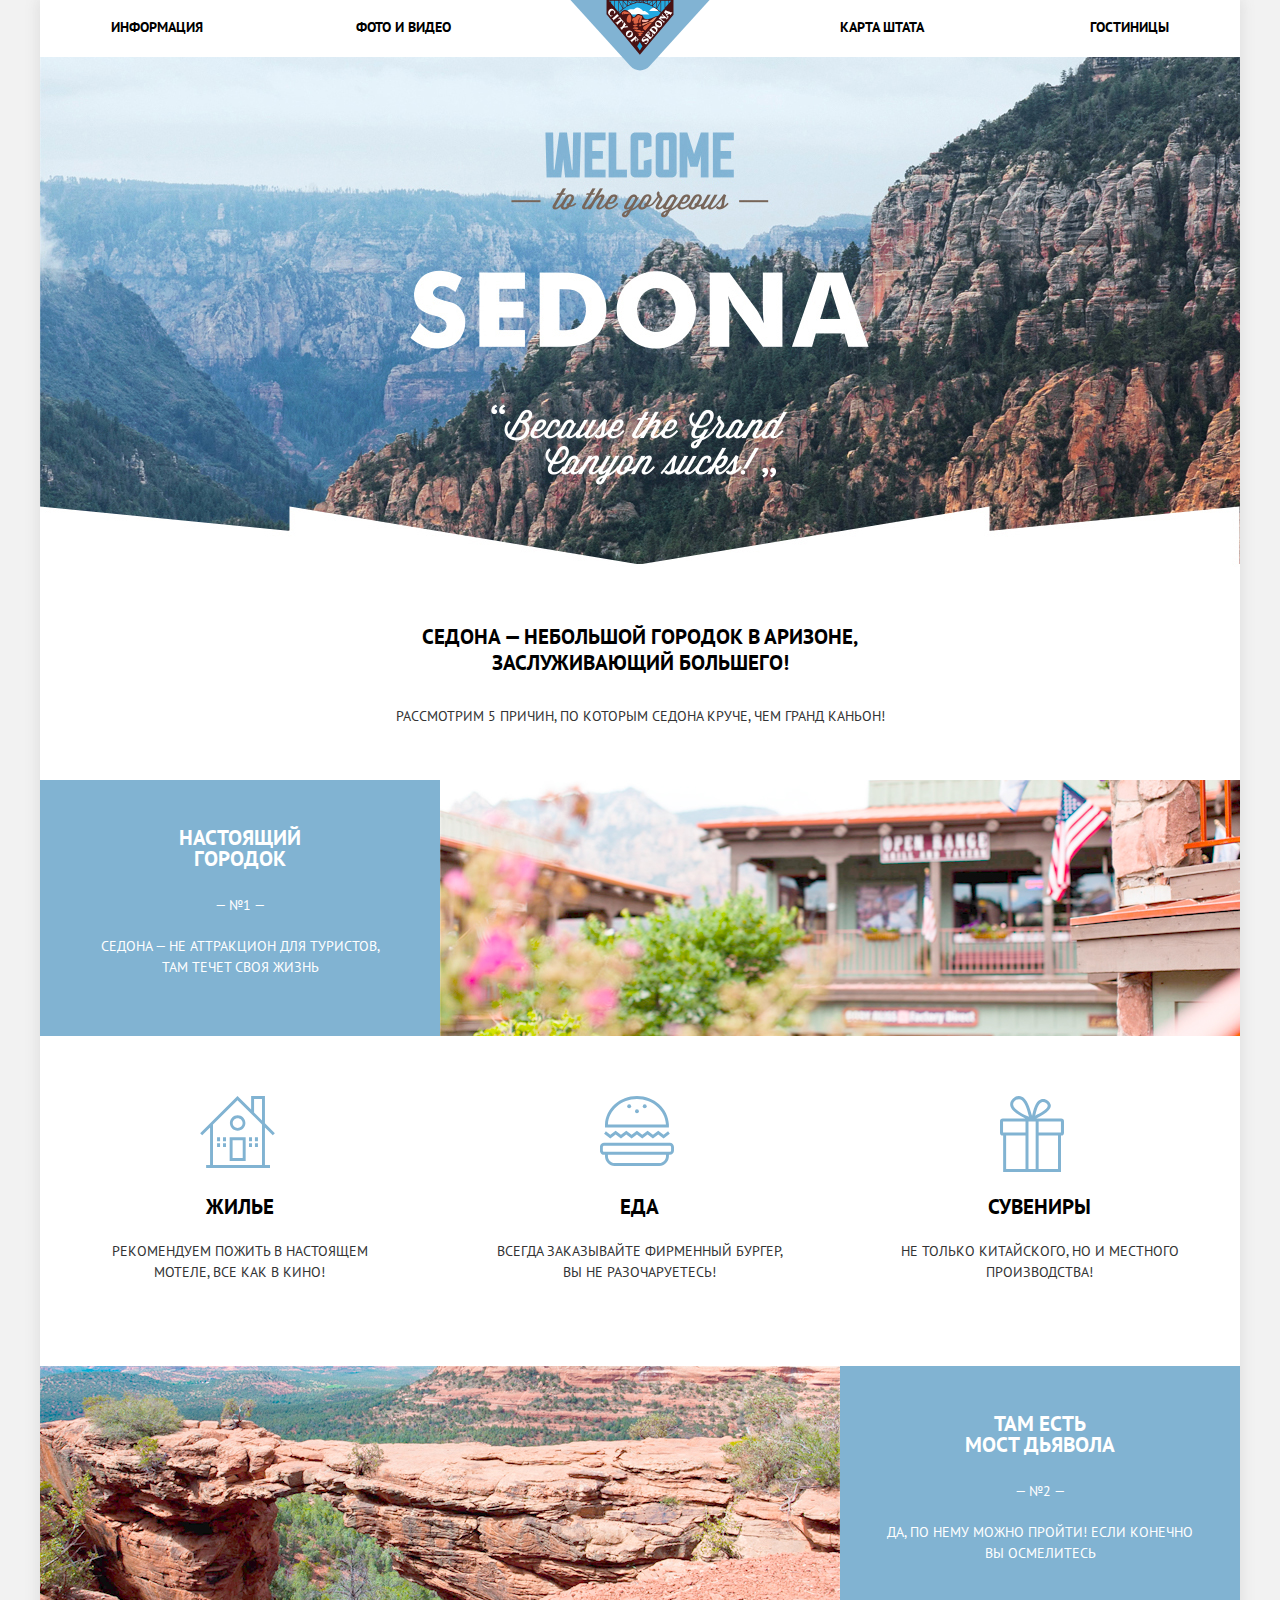
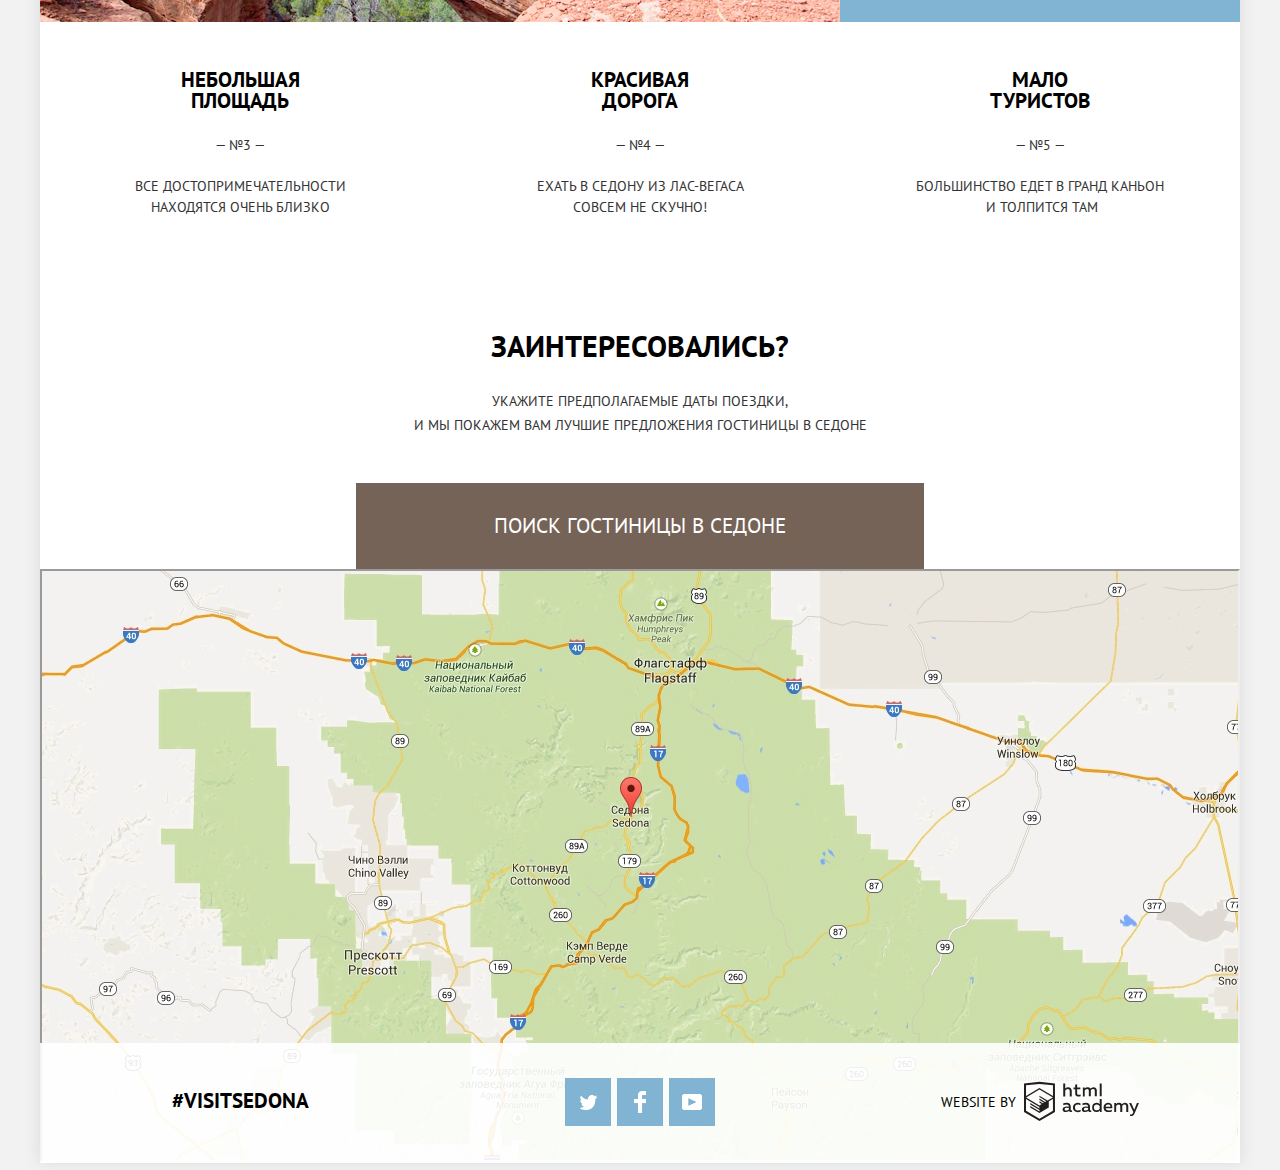
<file: index.html>
<!DOCTYPE html>
<html lang="ru">
<head>
  <meta charset="utf-8">
  <link href="https://fonts.googleapis.com/css?family=PT+Sans:400,700&amp;subset=cyrillic" rel="stylesheet">
  <link rel="stylesheet" type="text/css" href="css/normalize.css">
  <link rel="stylesheet" type="text/css" href="css/style.min.css">
  <title>HTML Academy: Седона</title>
</head>
<body>
  <div class="wrapper">
  <header>
    <nav>
      <div class="navigation">
        <div class="main-logo">
          <a><img src="img/svg-sedona/logo-sedona.svg" width="140"
            height="72" alt="Логотип"></a>
        </div>
        <ul class="navigation-info">
          <li>
          <a href="#" title="информация">информация</a>
          </li>
          <li>
            <a href="#" title="фото и видео">фото и видео</a>
          </li>
          <li>
            <a href="#" title="карта штата">карта штата</a>
          </li>
          <li>
            <a href="inner.html" title="гостиницы">гостиницы</a>
          </li>
        </ul>
        </div>
      </nav>
    </header>
      <main>
        <section class="welcome">
          <img src="img/welcome3.jpg" width="1200"
            height="510" alt="промо изображение">
        </section>
        <section class="main-info">
          <h1>Седона — небольшой городок в Аризоне, заслуживающий большего!</h1>
          <p>Рассмотрим 5 причин, по которым Седона круче, чем гранд каньон!</p>
        </section>
        <section class="realtown">
          <div class="town-text">
            <h2>настоящий городок</h2>
            <p>&#8212; №1 &#8212;</p>
            <p>седона — не аттракцион для туристов,</p>
            <p>там течет своя жизнь</p>
          </div>
          <div class="town-img">
            <img src="img/realtown.jpg" width="800"
              height="256" alt="настоящий городок">
          </div>
        </section>
        <div class="benefits1-main">
          <ul class="benefits1">
            <li class="benefits1-item benefits1-item-housing">
              <p class="benefits1-item-title"><b>Жилье</b></p>
              <p class="benefits1-description">Рекомендуем пожить в настоящем мотеле, все как в кино!</p>
            </li>
            <li class="benefits1-item benefits1-item-food">
              <p class="benefits1-item-title"><b>ЕДА</b></p>
              <p class="benefits1-description">Всегда заказывайте ФИРМЕННЫЙ БУРГЕР, Вы НЕ разочаруетесь!</p>
            </li>
            <li class="benefits1-item benefits1-item-souvenir">
              <p class="benefits1-item-title"><b>СУВЕНИРЫ</b></p>
              <p class="benefits1-description">Не только китайского, но и местного производства!</p>
            </li>
          </ul>
        </div>
        <section class="devil-bridge">
          <div class="town-img">
            <img src="img/devil-bridge.jpg" width="800"
              height="256" alt="мост дьявола">
          </div>
          <div class="town-text">
            <h2>Там есть <br> мост дьявола</h2>
            <p>&#8212; №2 &#8212;</p>
            <p>Да, по нему можно пройти! если конечно</p>
            <p>вы осмелитесь</p>
          </div>
        </section>
        <section class="benefits2">
          <ul class="benefits2-list">
            <li>
              <h2>Небольшая площадь</h2>
              <p>&#8212; №3 &#8212;</p>
              <p>Все достопримечательности находятся очень близко</p>
            </li>
            <li>
              <h2>Красивая дорога</h2>
              <p>&#8212; №4 &#8212;</p>
              <p>Ехать в седону из лас-вегаса совсем не скучно!</p>
            </li>
            <li>
              <h2>мало туристов</h2>
              <p>&#8212; №5 &#8212;</p>
              <p>Большинство едет в гранд каньон &#160;и толпится там</p>
            </li>
          </ul>
        </section>
        <section class="search-hotel">
            <strong>Заинтересовались?</strong>
            <p class="lift">
              Укажите предполагаемые даты поездки, <br>
              и мы покажем вам лучшие предложения гостиницы в седоне
            </p>
            <div class="form-search">
            <button class="button-search">Поиск гостиницы в седоне</button>
            <form class="popup-reserve" action="https://echo.htmlacademy.ru" name="reserve" method="post">
            <p>
              <label class="gap" for="date-arrival">дата заезда:</label>
              <input class="date-ar" type="text" name="date-ar" id="date-arrival" value="24 апреля 2017">
              <button class="calendar1">
              </button>
            </p>
            <p>
              <label class="gap" for="date-departure">дата выезда:</label>
              <input class="date-de" type="text" name="date-de" id="date-departure" value="4 июля 2017">
              <button class="calendar2">
              </button>
            </p>
            <p>
              <label class="gap" for="grownup">взрослые:</label>
              <button class="minus" aria-label="уменьшить значение">
                -
               </button>
               <input class="grownup-number" type="text" name="grown" id="grownup" value="2">
               <button class="plus" aria-label="увеличить значение">
                 +
               </button>
             </p>
             <p>
            <label class="gap gapchildren" for="children">дети:</label>
            <button class="minus" aria-label="уменьшить значение">
              -
            </button>
            <input class="child-number" type="text" name="child" id="children" value="0">
            <button class="plus" aria-label="увеличить значение">
              +
            </button>
          </p>
          <button class="button-find">найти</button>
        </form>
        </div>
        <div class="main-map">
          <img class="map" src="img/map.jpg"  width="1200" height="593" alt="Карта">
          <div class="popup-map modal">
            <iframe src="https://yandex.ru/map-widget/v1/-/CBBmFBqklA" width="1200" height="593"></iframe>
          </div>
        </div>
        </section>
      </main>
      <footer class="main-footer upfooter">
        <div class="section visitsedona">
          <a href="#" class="visit">#visitsedona</a>
        </div>
        <div class="section footer-social">
          <ul class="social-button">
            <li><a class="button-twitter" href="#" aria-label="Твитер">twitter</a></li>
            <li><a class="button-facebook" href="#" aria-label="Фейсбук">facebook</a></li>
            <li><a class="button-youtube" href="#" aria-label="Ютуб">youtube</a></li>
          </ul>
        </div>
        <div class="section logo-footer">
          <a href="https://htmlacademy.ru/intensive/htmlcss" title="лендинг интенсива «Профессиональный HTML и CSS, уровень 1»." class="logo-foot">
            Website by
            <svg id="Layer_1" data-name="Layer 1" xmlns="http://www.w3.org/2000/svg" viewBox="0 0 108.08 36.85"><title>logo-htmlacademy-small1</title><path d="M44.61,26.88a2,2,0,0,0,.55-0.1v1.33a3.25,3.25,0,0,1-1.18.21,1.67,1.67,0,0,1-1.67-1,4.84,4.84,0,0,1-3.14,1.08c-1.51,0-2.91-.83-2.91-2.55,0-2.13,2-2.79,3.71-2.79a11.08,11.08,0,0,1,2.17.25v-0.3c0-1-.76-1.77-2.19-1.77a7.42,7.42,0,0,0-3,.64v-1.7a10.21,10.21,0,0,1,3.19-.55c2.36,0,3.81,1.12,3.81,3.65v3a0.54,0.54,0,0,0,.49.59h0.17Zm-6.44-1.13A1.35,1.35,0,0,0,39.63,27h0.11a3.39,3.39,0,0,0,2.41-1V24.58a9.72,9.72,0,0,0-1.81-.21c-1,0-2.16.33-2.16,1.38h0Zm12.36-6.11a5,5,0,0,1,2.57.64V22a4.08,4.08,0,0,0-2.3-.7,2.75,2.75,0,1,0,0,5.49,5,5,0,0,0,2.43-.64v1.71a6.27,6.27,0,0,1-2.76.57A4.21,4.21,0,0,1,46,24.51q0-.21,0-0.41a4.32,4.32,0,0,1,4.18-4.46h0.38Zm12.17,7.24a2,2,0,0,0,.55-0.1v1.33a3.25,3.25,0,0,1-1.18.21,1.67,1.67,0,0,1-1.67-1,4.84,4.84,0,0,1-3.14,1.08c-1.51,0-2.91-.83-2.91-2.55,0-2.13,2-2.79,3.71-2.79a11.08,11.08,0,0,1,2.17.25v-0.3c0-1-.76-1.77-2.19-1.77a7.42,7.42,0,0,0-3,.64v-1.7a10.21,10.21,0,0,1,3.19-.55c2.36,0,3.81,1.12,3.81,3.65v3a0.54,0.54,0,0,0,.49.59h0.17Zm-6.44-1.13A1.35,1.35,0,0,0,57.73,27h0.11a3.39,3.39,0,0,0,2.41-1V24.58a9.72,9.72,0,0,0-1.81-.21c-1.06,0-2.16.33-2.16,1.38h0ZM73,16V28.2H71.35V26.88a3.88,3.88,0,0,1-3.19,1.54,4.4,4.4,0,0,1,0-8.78,3.81,3.81,0,0,1,3,1.3V16H73Zm-4.53,5.22a2.76,2.76,0,1,0,0,5.52A2.86,2.86,0,0,0,71.15,25V23A2.91,2.91,0,0,0,68.49,21.27ZM79,19.64c3.31,0,4.46,2.68,3.92,5.09H76.7c0.21,1.5,1.67,2.11,3.19,2.11a6.11,6.11,0,0,0,2.64-.59v1.6a7.14,7.14,0,0,1-3,.57C77,28.42,74.78,27,74.78,24a4.18,4.18,0,0,1,4-4.39H79Zm0.09,1.54a2.28,2.28,0,0,0-2.44,2.1v0.06H81.3A2,2,0,0,0,79.13,21.18Zm5.73,7V19.87h1.65v1a3.81,3.81,0,0,1,2.78-1.27A2.86,2.86,0,0,1,91.89,21a4.12,4.12,0,0,1,2.91-1.33A3.06,3.06,0,0,1,98,23V28.2h-1.9V23.05a1.59,1.59,0,0,0-1.42-1.75H94.42a2.8,2.8,0,0,0-2.07,1.12V28.2h-1.9V23.05A1.59,1.59,0,0,0,89,21.31H88.8a3,3,0,0,0-2.21,1.29v5.63H84.86Zm21.31-8.33h1.9l-3.91,9.46c-0.9,2.17-2.09,2.86-3.35,2.86a4.76,4.76,0,0,1-1.1-.14V30.46a2.86,2.86,0,0,0,.85.12c0.9,0,1.58-.64,2.07-1.9l0.17-.42-4-8.4h2l2.86,6.29ZM38.73,1.46V6.22a3.81,3.81,0,0,1,2.7-1.14,3.25,3.25,0,0,1,3.44,3.4v5.15H43V8.72a1.81,1.81,0,0,0-1.61-2h-0.3a2.93,2.93,0,0,0-2.32,1.39v5.52h-1.9V1.46h1.9ZM49.94,2.31v3h3V6.91h-3v3.81c0,1.1.5,1.46,1.58,1.46a4.49,4.49,0,0,0,1.69-.33v1.6A6.8,6.8,0,0,1,51,13.8a2.55,2.55,0,0,1-2.86-2.74V6.89H46.58V5.26h1.5V2.74Zm5.4,11.31V5.28H57v1A3.81,3.81,0,0,1,59.77,5a2.86,2.86,0,0,1,2.6,1.33A4.12,4.12,0,0,1,65.28,5,3.06,3.06,0,0,1,68.44,8.4v5.21h-1.9V8.46a1.59,1.59,0,0,0-1.42-1.75H64.89a2.8,2.8,0,0,0-2.07,1.12v5.78h-1.9V8.46A1.59,1.59,0,0,0,59.5,6.71H59.27A3,3,0,0,0,57.06,8v5.63H55.34ZM71.17,1.45H73V13.6H71.17V1.45ZM14.71,0H14.55L0,1.54V28.21l14.55,8.66,14.55-8.66V1.54Zm12.5,27.1L14.55,34.64,1.9,27.12V16.18l12.59,7.5V25L5.86,19.9v1.31l8.68,5.21v1.39L5.87,22.65V24l8.68,5.21,8.75-5.24V18.31L27.2,16V27.12Zm0-12.53-3.48,2-1.6,1L14.51,13v1.31L21,18.23H21l-0.14.09-1,.54-5.37-3.2V17l4.24,2.52-1,.67-3.2-1.9v1.31l2.1,1.24L14.5,22.1,2,14.65,14.51,7.11Zm0-1.32L14.49,5.76,1.91,13.25v-10L14.56,1.92,27.21,3.25v10h0Z" transform="translate(0 -0.02)"/></svg>
          </a>
        </div>
      </footer>
    </div>
    <script src="js/script.min.js"></script>
  </body>
  </html>
</file>
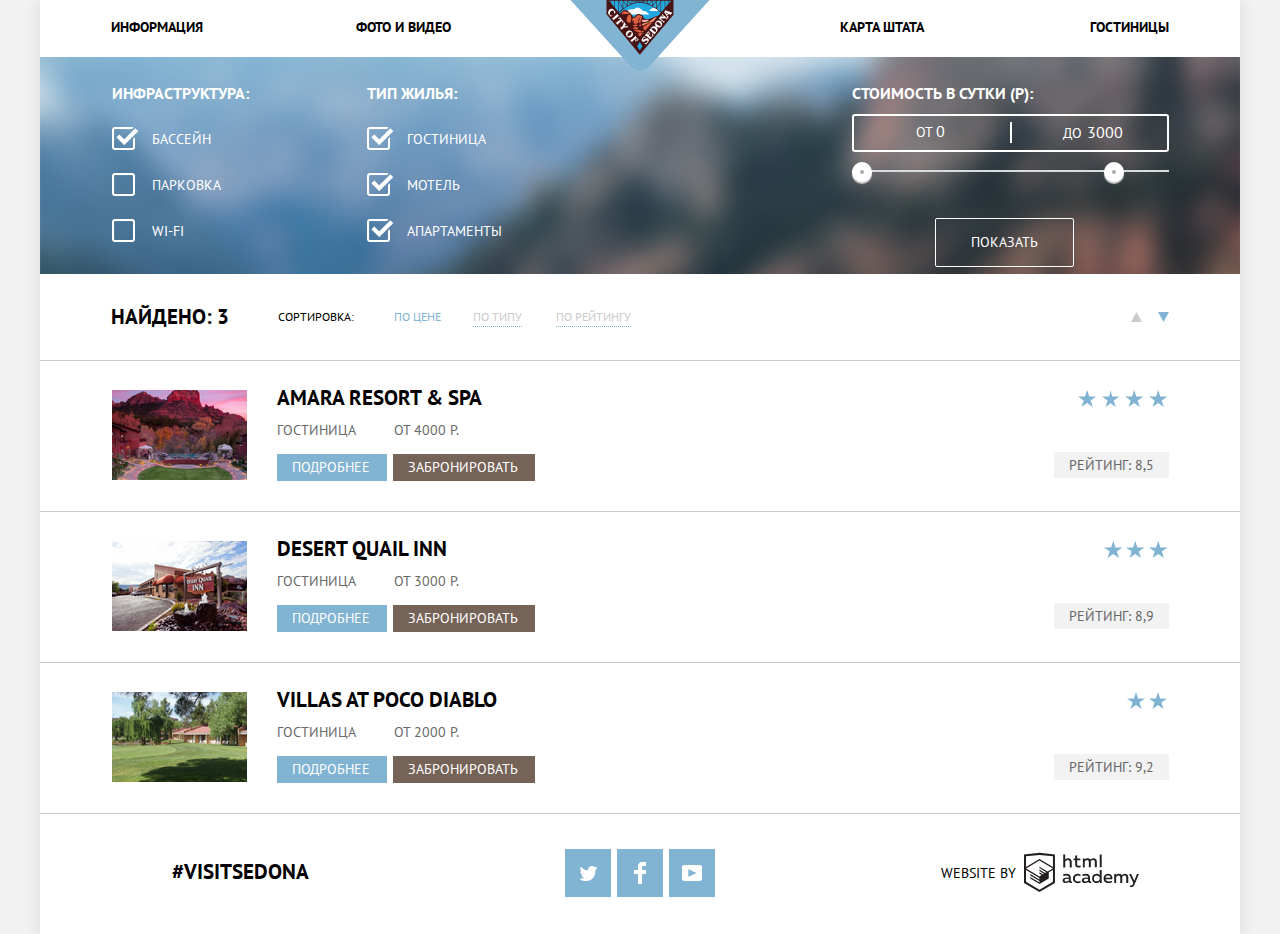
<file: inner.html>
<!DOCTYPE html>
<html lang="ru">
<head>
  <meta charset="utf-8">
  <link href="https://fonts.googleapis.com/css?family=PT+Sans:400,700&amp;subset=cyrillic" rel="stylesheet">
  <link rel="stylesheet" type="text/css" href="css/normalize.css" />
  <link rel="stylesheet" type="text/css" href="css/style.min.css" />
  <title>HTML Academy: Седона</title>
</head>
<body>
  <div class="wrapper">
  <header>
    <nav>
      <div class="navigation">
        <div class="main-logo">
          <a href="index.html"><img src="img/svg-sedona/logo-sedona.svg" width="140"
            height="72" alt="Логотип"></a>
        </div>
        <ul class="navigation-info">
          <li>
          <a href="#" title="информация">информация</a>
          </li>
          <li>
            <a href="#" title="фото и видео">фото и видео</a>
          </li>
          <li>
            <a href="#" title="карта штата">карта штата</a>
          </li>
          <li>
            <a href="index.html" title="гостиницы">гостиницы</a>
          </li>
        </ul>
        </div>
      </nav>
    </header>
    <main>
      <section class="search-inner">
        <form class="search" action="https://echo.htmlacademy.ru" method="post" aria-label="Поиск по критериям">
          <fieldset class="infrastructure">
            <legend>Инфраструктура:</legend>
            <p>
              <input id="pool" type="checkbox" class="fordis" checked>
              <label for="pool" class="forbel">бассейн</label>
            </p>
            <p>
              <input id="parking" type="checkbox" class="fordis">
              <label for="parking" class="forbel">парковка</label>
            </p>
            <p>
              <input id="wi-fi" type="checkbox"  class="fordis">
              <label for="wi-fi" class="forbel">wi-fi</label>
            </p>
          </fieldset>
          <fieldset class="type-housing">
            <legend>Тип жилья:</legend>
            <p>
              <input id="hotel" type="checkbox" class="fordis" checked>
              <label for="hotel" class="forbel">гостиница</label>
            </p>
            <p>
              <input id="Motel" type="checkbox"  class="fordis" checked>
              <label for="Motel" class="forbel">мотель</label>
            </p>
            <p>
              <input id="apartment" type="checkbox" class="fordis" checked>
              <label for="apartment" class="forbel">апартаменты</label>
            </p>
          </fieldset>
          <fieldset class="price-day">
            <legend>Стоимость в сутки (Р):</legend>
            <div class="range-filter">
              <div class="price-controls">
                <label class="min-price">от<input name="min-price" type="text" value="0"></label>
                <div class="line"></div>
                <label class="max-price">до<input name="max-price" type="text" value="3000"></label>
              </div>
              <div class="range-controls">
                <div class="scale">
                </div>
                <div class="toggle toggle-min"></div>
                <div class="toggle toggle-max"></div>
              </div>
            </div>
            <button class="show" aria-label="Показать результаты выбора">показать</button>
          </fieldset>
        </form>
      </section>
      <div class="sort-list">
        <p class="find">Найдено: 3</p>
        <p class="sort">сортировка:</p>
        <a class="price" href="#">По цене</a>
        <a class="type" href="#">По типу</a>
        <a class="rating" href="#">По рейтингу</a>
        <div class="menu">
          <button class="up">
            <svg xmlns="http://www.w3.org/2000/svg" width="11" height="10" viewBox="0 0 11 10"><path d="M5.5 0L0 10h11z"/></svg>
          </button>
          <button class="down active">
            <svg xmlns="http://www.w3.org/2000/svg" width="11" height="10" viewBox="0 0 11 10"><path d="M5.5 10L0 0h11"/></svg>
          </button>
        </div>
      </div>
      <section class="main-search-result">
      <div class="search-result">
        <figure>
          <img src="img/amara.jpg" width="135" height="90" alt="AMARA RESORT & SPA">
        </figure>
        <div class="info-search">
          <p><a class="name-hotel" href="#" >AMARA RESORT & SPA</a></p>
          <p>Гостиница <span>от 4000 р.</span></p>
          <p><a class="detailed" href="#">Подробнее</a></p>
          <p><a class="book" href="#">Забронировать</a></p>
        </div>
        <div class="info-search2">
        <div class="star-amara">
        </div>
        <div class="rating-result">
          <p>Рейтинг: 8,5</p>
        </div>
        </div>
      </div>
      <div class="search-result">
        <figure>
          <img src="img/desert.jpg" width="135" height="90" alt="DESERT QUAIL INN">
        </figure>
          <div class="info-search">
            <p><a class="name-hotel" href="#">DESERT QUAIL INN</a></p>
            <p>Гостиница <span>от 3000 р.</span></p>
            <p><a class="detailed" href="#">Подробнее</a></p>
            <p><a class="book" href="#">Забронировать</a></p>
          </div>
          <div class="info-search2">
          <div class="star-desert">
          </div>
          <div class="rating-result">
            <p>Рейтинг: 8,9</p>
          </div>
          </div>
        </div>
        <div class="search-result">
          <figure>
            <img src="img/villas.jpg" width="135" height="90" alt="VILLAS AT POCO DIABLO">
          </figure>
          <div class="info-search">
            <p><a class="name-hotel" href="#">VILLAS AT POCO DIABLO</a></p>
            <p>Гостиница <span>от 2000 Р.</span></p>
            <p><a class="detailed" href="#">Подробнее</a></p>
            <p><a class="book" href="#">Забронировать</a></p>
          </div>
          <div class="info-search2">
          <div class="star-villas">
          </div>
          <div class="rating-result">
            <p>Рейтинг: 9,2</p>
          </div>
          </div>
        </div>
        </section>
      </main>
      <footer class="main-footer">
        <div class="section visitsedona">
          <a href="#" class="visit">#visitsedona</a>
        </div>
        <div class="section footer-social">
          <ul class="social-button">
            <li><a class="button-twitter" href="#" aria-label="Твитер">twitter</a></li>
            <li><a class="button-facebook" href="#" aria-label="Фейсбук">facebook</a></li>
            <li><a class="button-youtube" href="#" aria-label="Ютуб">youtube</a></li>
          </ul>
        </div>
        <div class="section logo-footer">
          <a href="https://htmlacademy.ru/intensive/htmlcss" title="лендинг интенсива «Профессиональный HTML и CSS, уровень 1»." class="logo-foot">
            Website by
            <svg id="Layer_1" data-name="Layer 1" xmlns="http://www.w3.org/2000/svg" viewBox="0 0 108.08 36.85"><title>logo-htmlacademy-small1</title><path d="M44.61,26.88a2,2,0,0,0,.55-0.1v1.33a3.25,3.25,0,0,1-1.18.21,1.67,1.67,0,0,1-1.67-1,4.84,4.84,0,0,1-3.14,1.08c-1.51,0-2.91-.83-2.91-2.55,0-2.13,2-2.79,3.71-2.79a11.08,11.08,0,0,1,2.17.25v-0.3c0-1-.76-1.77-2.19-1.77a7.42,7.42,0,0,0-3,.64v-1.7a10.21,10.21,0,0,1,3.19-.55c2.36,0,3.81,1.12,3.81,3.65v3a0.54,0.54,0,0,0,.49.59h0.17Zm-6.44-1.13A1.35,1.35,0,0,0,39.63,27h0.11a3.39,3.39,0,0,0,2.41-1V24.58a9.72,9.72,0,0,0-1.81-.21c-1,0-2.16.33-2.16,1.38h0Zm12.36-6.11a5,5,0,0,1,2.57.64V22a4.08,4.08,0,0,0-2.3-.7,2.75,2.75,0,1,0,0,5.49,5,5,0,0,0,2.43-.64v1.71a6.27,6.27,0,0,1-2.76.57A4.21,4.21,0,0,1,46,24.51q0-.21,0-0.41a4.32,4.32,0,0,1,4.18-4.46h0.38Zm12.17,7.24a2,2,0,0,0,.55-0.1v1.33a3.25,3.25,0,0,1-1.18.21,1.67,1.67,0,0,1-1.67-1,4.84,4.84,0,0,1-3.14,1.08c-1.51,0-2.91-.83-2.91-2.55,0-2.13,2-2.79,3.71-2.79a11.08,11.08,0,0,1,2.17.25v-0.3c0-1-.76-1.77-2.19-1.77a7.42,7.42,0,0,0-3,.64v-1.7a10.21,10.21,0,0,1,3.19-.55c2.36,0,3.81,1.12,3.81,3.65v3a0.54,0.54,0,0,0,.49.59h0.17Zm-6.44-1.13A1.35,1.35,0,0,0,57.73,27h0.11a3.39,3.39,0,0,0,2.41-1V24.58a9.72,9.72,0,0,0-1.81-.21c-1.06,0-2.16.33-2.16,1.38h0ZM73,16V28.2H71.35V26.88a3.88,3.88,0,0,1-3.19,1.54,4.4,4.4,0,0,1,0-8.78,3.81,3.81,0,0,1,3,1.3V16H73Zm-4.53,5.22a2.76,2.76,0,1,0,0,5.52A2.86,2.86,0,0,0,71.15,25V23A2.91,2.91,0,0,0,68.49,21.27ZM79,19.64c3.31,0,4.46,2.68,3.92,5.09H76.7c0.21,1.5,1.67,2.11,3.19,2.11a6.11,6.11,0,0,0,2.64-.59v1.6a7.14,7.14,0,0,1-3,.57C77,28.42,74.78,27,74.78,24a4.18,4.18,0,0,1,4-4.39H79Zm0.09,1.54a2.28,2.28,0,0,0-2.44,2.1v0.06H81.3A2,2,0,0,0,79.13,21.18Zm5.73,7V19.87h1.65v1a3.81,3.81,0,0,1,2.78-1.27A2.86,2.86,0,0,1,91.89,21a4.12,4.12,0,0,1,2.91-1.33A3.06,3.06,0,0,1,98,23V28.2h-1.9V23.05a1.59,1.59,0,0,0-1.42-1.75H94.42a2.8,2.8,0,0,0-2.07,1.12V28.2h-1.9V23.05A1.59,1.59,0,0,0,89,21.31H88.8a3,3,0,0,0-2.21,1.29v5.63H84.86Zm21.31-8.33h1.9l-3.91,9.46c-0.9,2.17-2.09,2.86-3.35,2.86a4.76,4.76,0,0,1-1.1-.14V30.46a2.86,2.86,0,0,0,.85.12c0.9,0,1.58-.64,2.07-1.9l0.17-.42-4-8.4h2l2.86,6.29ZM38.73,1.46V6.22a3.81,3.81,0,0,1,2.7-1.14,3.25,3.25,0,0,1,3.44,3.4v5.15H43V8.72a1.81,1.81,0,0,0-1.61-2h-0.3a2.93,2.93,0,0,0-2.32,1.39v5.52h-1.9V1.46h1.9ZM49.94,2.31v3h3V6.91h-3v3.81c0,1.1.5,1.46,1.58,1.46a4.49,4.49,0,0,0,1.69-.33v1.6A6.8,6.8,0,0,1,51,13.8a2.55,2.55,0,0,1-2.86-2.74V6.89H46.58V5.26h1.5V2.74Zm5.4,11.31V5.28H57v1A3.81,3.81,0,0,1,59.77,5a2.86,2.86,0,0,1,2.6,1.33A4.12,4.12,0,0,1,65.28,5,3.06,3.06,0,0,1,68.44,8.4v5.21h-1.9V8.46a1.59,1.59,0,0,0-1.42-1.75H64.89a2.8,2.8,0,0,0-2.07,1.12v5.78h-1.9V8.46A1.59,1.59,0,0,0,59.5,6.71H59.27A3,3,0,0,0,57.06,8v5.63H55.34ZM71.17,1.45H73V13.6H71.17V1.45ZM14.71,0H14.55L0,1.54V28.21l14.55,8.66,14.55-8.66V1.54Zm12.5,27.1L14.55,34.64,1.9,27.12V16.18l12.59,7.5V25L5.86,19.9v1.31l8.68,5.21v1.39L5.87,22.65V24l8.68,5.21,8.75-5.24V18.31L27.2,16V27.12Zm0-12.53-3.48,2-1.6,1L14.51,13v1.31L21,18.23H21l-0.14.09-1,.54-5.37-3.2V17l4.24,2.52-1,.67-3.2-1.9v1.31l2.1,1.24L14.5,22.1,2,14.65,14.51,7.11Zm0-1.32L14.49,5.76,1.91,13.25v-10L14.56,1.92,27.21,3.25v10h0Z" transform="translate(0 -0.02)"/></svg>
          </a>
        </div>
      </footer>
    </div>
    <script src="js/script.min.js"></script>
    </body>
    </html>
</file>
<file: css/style.min.css>
body{font-family:"PT Sans",Arial,sans-serif;font-size:14px;line-height:26px;margin:0;min-width:1280px;text-transform:uppercase;background-color:#f2f2f2;padding-left:40px;padding-right:40px}*,*::after,*::before{-webkit-box-sizing:border-box;box-sizing:border-box;margin:0}input[type="text"]::-ms-clear{display:none;width:0;height:0}input[type="text"]::-ms-reveal{display:none;width:0;height:0}.wrapper{width:1200px;margin:0 auto;background-color:#ffffff;-webkit-box-shadow:4px 0 12px #e4e4e4,-4px 0 12px #e4e4e4;box-shadow:4px 0 12px #e4e4e4,-4px 0 12px #e4e4e4}.welocome img{margin:0}.welcome{margin-bottom:49px}.main-info{margin:0;text-align:center}.main-info h1{margin:0;font-size:21px;line-height:26px;font-weight:bold;text-transform:uppercase;max-width:450px;text-align:center;margin-bottom:27px;margin-left:auto;margin-right:auto}.main-info p{margin:0;font-size:14px;line-height:26px;text-transform:uppercase;color:#333333;margin-bottom:51px}nav ul,.footer-social ul,.navigation-info li,.navigation-info ul{list-style:none;margin:0;padding:0}.benefits2 ul{list-style:none;margin:0}.navigation{position:relative;width:1200px}.main-logo{position:absolute;width:140px;height:72px;left:50%;margin-left:-70px;margin-top:-1px;cursor:pointer}.navigation-info{display:-webkit-box;display:-ms-flexbox;display:flex;-webkit-box-pack:justify;-ms-flex-pack:justify;justify-content:space-between;padding-top:14px;padding-bottom:17px;padding-left:71px;padding-right:71px;width:1200px}.navigation-info li{width:25%;max-width:245px}.navigation-info li:nth-of-type(2){margin-right:auto}.navigation-info a{text-decoration:none;text-transform:uppercase;font-size:14px;line-height:26px;font-weight:bold;color:#000000}.navigation-info li:nth-of-type(3),.navigation-info li:nth-of-type(4){text-align:right}.navigation a:focus{color:#766357}.navigation a:hover{color:#81b3d2}.navigation a:active{color:#ff0000}.soc-but a{text-decoration:none;text-transform:uppercase;font-size:14px;line-height:26px;font-weight:bold;color:#000000}.section{width:100%;max-width:400px}.main-footer{position:relative;display:-webkit-box;display:-ms-flexbox;display:flex;width:1200px;-webkit-box-pack:justify;-ms-flex-pack:justify;justify-content:space-between;-webkit-box-align:center;-ms-flex-align:center;align-items:center;background-color:rgb(255,255,255,0.9);padding-top:35px;padding-bottom:37px}.main-footer a{text-decoration:none;text-transform:uppercase;font-size:21px;line-height:26px;font-weight:bold;color:#000000}.visitsedona{text-align:center}.upfooter{margin-top:-127px}.social-button{display:-webkit-box;display:-ms-flexbox;display:flex}.logo-footer a{position:relative;font-size:14px;line-height:26px;text-decoration:none;text-transform:uppercase;color:#000000;padding-left:101px;font-weight:normal}.logo-footer svg{position:absolute;fill:#231f20;width:115px;height:41px;left:184px;bottom:-11px}.logo-footer svg:hover{fill:#81b3d2}.logo-footer svg:active{fill:#bdbbbc}.devil-bridge h2,.realtown h2{margin:0;text-transform:uppercase;font-size:21px;line-height:21px;font-weight:bold;color:#ffffff;padding:0 100px;padding-top:47px;padding-bottom:26px}.benefits2 h2{font-size:21px;line-height:21px}.benefits2 p{text-transform:uppercase;font-size:14px;line-height:21px;color:#333333}.devil-bridge p,.realtown p{font-size:14px;line-height:21px;color:#ffffff;text-transform:uppercase}.search-hotel p{font-size:14px;line-height:24px;color:#333333}.search-hotel p:nth-of-type(3),.search-hotel p:nth-of-type(4){margin-bottom:56px}.search-hotel strong{display:block;font-size:30px;line-height:36px;margin-bottom:25px}.search-hotel{width:1200px;text-transform:uppercase;margin:0 auto;text-align:center}.realtown,.devil-bridge{display:-webkit-box;display:-ms-flexbox;display:flex;padding:0;margin:0;width:1200px;background-color:#81b3d2;color:white}.town-text{width:100%;max-width:400px;text-align:center}.town-text p:first-of-type{padding-bottom:20px}.town-img img{display:block}.benefits1-main{width:1200px;padding-top:60px;padding-bottom:83px}.benefits1-item-title b{display:block;margin-bottom:24px;text-transform:uppercase;font-size:21px;line-height:21px;color:#000000}.benefits1-description{margin:0;margin-right:auto;margin-left:auto;text-transform:uppercase;font-size:14px;line-height:21px;color:#333333;text-align:center;max-width:306px}.benefits1-item-title p{margin:0}.benefits2{width:1200px;background-color:#eeeeee;margin:0;margin-bottom:50px}.benefits2-list{display:-webkit-box;display:-ms-flexbox;display:flex;-webkit-box-pack:justify;-ms-flex-pack:justify;justify-content:space-between;text-align:center;padding:0;padding-top:47px;padding-bottom:60px;background-color:#ffffff}.benefits2-list li{width:34.333%;max-width:400px}.benefits2-list h2{max-width:141px;margin-right:auto;margin-left:auto;margin-bottom:24px}.benefits2-list p:first-of-type{padding-bottom:20px}.benefits2-list p{max-width:261px;margin-left:auto;margin-right:auto}.main-search{position:relative;width:1200px}.date-ar{background-color:#f2f2f2;border:none;width:100%;margin-left:111px;height:37px;font-weight:bold;padding-left:13px;text-transform:uppercase}.calendar1{background:transparent;background-image:url(../img/calendar.png);background-repeat:no-repeat;position:absolute;border:none;width:38px;height:38px;right:0;top:50%;-webkit-transform:translateY(-50%);-ms-transform:translateY(-50%);transform:translateY(-50%);padding:0;background-position:50% 50%;cursor:pointer;z-index:3}.date-de{background-color:#f2f2f2;border:none;width:100%;margin-left:111px;height:37px;font-weight:bold;padding-left:13px;text-transform:uppercase}.date-ar:hover,.date-de:hover{background-color:#ebebeb;cursor:pointer}.date-ar:focus,.date-de:focus{background-color:#ffffff;cursor:pointer;border:2px solid #ebebeb}.calendar2{background:transparent;background-image:url(../img/calendar.png);background-repeat:no-repeat;position:absolute;border:none;width:38px;height:38px;right:0;top:50%;-webkit-transform:translateY(-50%);-ms-transform:translateY(-50%);transform:translateY(-50%);padding:0;background-position:50% 50%;cursor:pointer;z-index:3}.form-search{position:relative}.button-search{padding:30px 0;max-width:568px;width:100%;background-color:#766357;border:none;color:#ffffff;text-transform:uppercase;font-size:21px;line-height:26px;margin:0 auto}.test{margin-left:auto}@keyframes bounce{0%{transform:translateY(-2000px)}70%{transform:translateY(30px)}90%{transform:translateY(-10px)}100%{transform:translateY(0px)}}@keyframes shake{0%,100%{transform:translateX(0)}10%,30%,50%,70%,90%,{transform:translateX(-10px)}20%,40%,60%,80%{transform:translateX(10px)}}.popup-reserve{display:-webkit-box;display:-ms-flexbox;display:flex;-ms-flex-wrap:wrap;flex-wrap:wrap;-ms-flex-line-pack:center;align-content:center;position:absolute;margin:0;padding:0;padding-left:56px;padding-right:54px;padding-top:55px;max-width:568px;width:100%;left:316px;font-weight:bold;text-transform:uppercase;background-color:#ffffff;-webkit-box-shadow:-1px 7px 43px -12px #585858;box-shadow:-1px 7px 43px -12px #585858;z-index:1}.modal{display:none}.modal-show{display:flex;animation:bounce 0.6s}.modal-show-blocke{display:block}.modal-error{animation:shake 0.6s}.main-map{position:relative}.popup-map{position:absolute;top:0;left:0;width:1200px;height:593px;z-index:0}.popup-reserve p{display:-webkit-box;display:-ms-flexbox;display:flex;position:relative;width:100%;margin-bottom:30px}.gap{position:absolute;top:50%;-webkit-transform:translateY(-50%);-ms-transform:translateY(-50%);transform:translateY(-50%);z-index:2}.popup-reserve p:nth-of-type(3),.popup-reserve p:nth-of-type(4){width:50%}.lift{margin-bottom:46px}.gapchildren{padding-left:50px}.button-search:hover{background-color:#604e43}.button-search:active{color:#857871;background-color:#503e33}.calendar1:hover,.calendar2:hover{background-image:url(../img/calendar-black.png)}.calendar1:active,.calendar2:active{background-image:url(../img/calendar-blue.png)}.minus{-webkit-box-sizing:border-box;box-sizing:border-box;border:none;width:38px;height:38px;font-size:25px;color:#a9a9a9;background-color:#f2f2f2;margin-left:111px;font-weight:bold;cursor:pointer}.minus:hover{color:#000000}.minus:active{color:#81b3d2}.plus{-webkit-box-sizing:border-box;box-sizing:border-box;border:none;width:38px;height:38px;font-size:25px;color:#a9a9a9;background-color:#f2f2f2;font-weight:bold;cursor:pointer}.plus:hover{color:#000000}.plus:active{color:#81b3d2}.button-find{width:458px;color:#ffffff;background-color:#81b3d2;border:none;text-transform:uppercase;font-size:21px;line-height:26px;margin-bottom:55px;padding-top:15px;padding-bottom:15px;cursor:pointer}.button-find:hover{background-color:#669ec0}.button-find:active{color:#88b6d1;background-color:#5496bd}.visit{font-size:21px;line-height:26px}.benefits1{display:-webkit-box;display:-ms-flexbox;display:flex;width:1200px;background:#0000;margin:0;padding:0;list-style:none}.benefits1-item{width:33.333%;padding-top:100px;padding-left:0;padding-bottom:0;padding-right:0;position:relative}.benefits1 li{text-align:center}.benefits1-item::after{content:"";width:80px;height:80px;position:absolute;top:0;left:50%;-webkit-transform:translateX(-50%);-ms-transform:translateX(-50%);transform:translateX(-50%)}.benefits1-item-housing::after{background:url(../img/svg-sedona/icon-1.svg);background-repeat:no-repeat}.benefits1-item-food::after{background:url(../img/svg-sedona/icon-3.svg);background-repeat:no-repeat}.benefits1-item-souvenir::after{background:url(../img/svg-sedona/icon-2.svg);background-repeat:no-repeat}.benefits1-item-title{text-transform:uppercase}.visit{font-size:21px;line-height:26px}.social-button li{width:46px;height:48px;background-color:#81b3d2;margin-right:6px}.social-button li:first-of-type{margin-left:auto}.social-button li:last-of-type{margin-right:auto}.social-button a{display:block;width:46px;height:48px;font-size:0}.social-button a:hover{background-color:#669ec0}.social-button a:active{color:#88b6d1;background-color:#5496bd;opacity:0.4}.button-twitter{background-image:url(../img/twit-icon.png);background-repeat:no-repeat;background-position:50% 50%;font-size:0}.button-facebook{background-image:url(../img/fb-icon.png);background-repeat:no-repeat;background-position:50% 50%;font-size:0}.button-youtube{background-image:url(../img/youtube.png);background-repeat:no-repeat;background-position:50% 50%;font-size:0}.grownup-number{margin:0;width:38px;height:38px;border:none;background-color:#f2f2f2;text-align:center;font-weight:bold}.child-number{margin:0;width:38px;height:38px;border:none;background-color:#f2f2f2;text-align:center;font-weight:bold}fieldset{border:0 none}.search-inner{background-image:url(../img/filter-background.jpg);background-repeat:no-repeat;width:1200px;color:#ffffff;text-transform:uppercase;font-size:14px;line-height:21px}.search{display:-webkit-box;display:-ms-flexbox;display:flex;-webkit-box-pack:start;-ms-flex-pack:start;justify-content:flex-start;-ms-flex-wrap:wrap;flex-wrap:wrap;-ms-flex-line-pack:stretch;align-content:stretch;padding-top:26px;padding-bottom:7px}.main-search-result{width:1200px}.search-result{display:-webkit-box;display:-ms-flexbox;display:flex;-ms-flex-wrap:wrap;flex-wrap:wrap;-webkit-box-pack:justify;-ms-flex-pack:justify;justify-content:space-between;-webkit-box-align:start;-ms-flex-align:start;align-items:flex-start;padding-top:29px;padding-left:0;padding-right:0;padding-bottom:23px;border-bottom:1px solid #cacaca}.search-result:first-child{border-top:1px solid #cacaca}.infrastructure,.type-housing,.price-day{padding:0}.type-housing{margin-left:118px}.infrastructure legend,.price-day legend,.type-housing legend{font-size:16px;line-height:21px;font-weight:bold;margin-bottom:25px}.price-day legend{margin-bottom:10px}.infrastructure p,.type-housing p{margin-bottom:25px}.infrastructure input,.type-housing input{display:none}.infrastructure{margin-left:72px}.forbel{position:relative;padding-left:40px;cursor:pointer}.fordis + label::before{content:"";position:absolute;width:30px;height:25px;top:-3px;left:0;background:url(../img/checkbox-off.png);background-repeat:no-repeat}.fordis:checked + label::before{background:url(../img/checkbox-on.png);background-repeat:no-repeat}.fordis:disabled + label::before{background:url(../img/checkbox-off-disabled.png);background-repeat:no-repeat}.fordis:checked:disabled + label::before{background:url(../img/checkbox-on-disabled.png);background-repeat:no-repeat}.price-day{display:-webkit-box;display:-ms-flexbox;display:flex;-ms-flex-wrap:wrap;flex-wrap:wrap;width:317px;margin-left:350px}.stabber{width:1200px;padding:0 auto}.line{width:2px;height:21px;background-color:#ffffff}.min-price input{margin:0;padding:0}.min-price{padding-left:62px}.max-price{padding-left:51px}.range-filter{width:100%;margin-top:0;margin-left:0;margin-right:0;margin-bottom:0}.range-controls{position:relative;border-radius:5px;background:transparent}.range-controls .scale{height:2px;background:#d7dcde;margin-bottom:32px}.range-controls .bar{width:70%;height:2px;background:#00ca74}.range-controls .toggle{position:absolute;top:65px;left:0;width:4px;height:4px;cursor:pointer;border:8px solid #fff;border-radius:50%;background:#ababab;-webkit-box-shadow:0 2px 1px 0 #cfcfcf;box-shadow:0 2px 1px 0 #cfcfcf}.range-controls .toggle-min:hover,.range-controls .toggle-max:hover{-webkit-transform:scale(1.1,1.1);-ms-transform:scale(1.1,1.1);transform:scale(1.1,1.1)}.range-controls .toggle-min{-webkit-box-sizing:content-box;box-sizing:content-box;top:-8px;left:252px}.range-controls .toggle-max{-webkit-box-sizing:content-box;box-sizing:content-box;top:-8px;left:0}.price-controls label{font-size:14px;width:50%}.price-controls input{font-size:16px;width:50px;margin-left:3px;text-align:left;background:transparent;border:none;color:#ffffff}.price-controls{display:-webkit-box;display:-ms-flexbox;display:flex;border:2px solid #ffffff;border-radius:3px;font-size:0;width:100%;margin-bottom:18px;padding-top:6px;padding-bottom:6px}.show{text-transform:uppercase;font-size:14px;line-height:21px;color:#ffffff;border:1px solid #ffffff;border-radius:2px;background:transparent;padding:6px 35px;margin-left:83px}.show:hover{text-transform:uppercase;font-size:14px;line-height:21px;color:#000000;border:1px solid #ffffff;border-radius:2px;background:#ffffff}.sort-list{display:-webkit-box;display:-ms-flexbox;display:flex;-webkit-box-pack:justify;-ms-flex-pack:justify;justify-content:space-between;-webkit-box-align:center;-ms-flex-align:center;align-items:center;padding-top:30px;padding-bottom:30px;padding-left:61px;padding-right:65px}.find{font-size:21px;line-height:26px;font-weight:bold;margin-left:10px}.sort{font-size:12px;line-height:18px;margin-left:49px}.price{font-size:12px;line-height:18px;color:#81b3d2;text-decoration:none;margin-left:40px}.type{font-size:12px;line-height:18px;color:#cacaca;text-decoration:none;border-bottom:1px dotted #81b3d2;margin-left:32px}.type:hover{color:#81b3d2}.type:active{color:#000000}.rating{font-size:12px;line-height:18px;color:#cacaca;text-decoration:none;border-bottom:1px dotted #81b3d2;margin-left:34px;margin-right:auto}.rating:hover{color:#81b3d2}.rating:active{color:#000000}.up{height:20px;background:transparent;border:none;background-repeat:no-repeat;background-position:50% 100%;fill:#cacaca;cursor:pointer}.up:hover{fill:#231f20}.up:active{fill:#81b3d2}.down{height:20px;background:transparent;border:none;background-repeat:no-repeat;background-position:50% 100%;fill:#cacaca;cursor:pointer}.down:hover{fill:#231f20}.down:active{fill:#81b3d2}.active{fill:#81b3d2}.info-search p{font-size:14px;line-height:21px;color:#696969}.info-search p:nth-of-type(1){width:100%;margin-bottom:9px}.info-search p:nth-of-type(2){width:100%;margin-bottom:16px}.info-search a{text-align:center}.search-result figure{margin-left:72px}.info-search{display:-webkit-box;display:-ms-flexbox;display:flex;-ms-flex-wrap:wrap;flex-wrap:wrap;-ms-flex-line-pack:start;align-content:flex-start;margin-left:30px;max-width:64%}.info-search2{display:-webkit-box;display:-ms-flexbox;display:flex;-ms-flex-wrap:wrap;flex-wrap:wrap;-webkit-box-pack:end;-ms-flex-pack:end;justify-content:flex-end;-ms-flex-line-pack:start;align-content:flex-start;margin-left:auto;width:115px;margin-right:71px}.info-search p span{margin-left:35px}.detailed{padding-top:4px;padding-left:15px;padding-right:17px;padding-bottom:5px;color:#ffffff;background-color:#81b3d2;text-decoration:none}.detailed:hover{background-color:#669ec0}.detailed:active{color:#88b6d1;background-color:#5496bd}.book{padding-top:4px;padding-left:15px;padding-right:17px;padding-bottom:5px;margin-left:6px;color:#ffffff;background-color:#766357;text-decoration:none}.book:hover{background-color:#604e43}.book:active{color:#857871;background-color:#503e33}.star-amara{background-image:url(../img/svg-sedona/star.svg);width:93px;height:17px;background-repeat:space;margin-bottom:45px}.star-desert{background-image:url(../img/svg-sedona/star.svg);width:67px;height:17px;background-repeat:space;margin-bottom:45px}.star-villas{background-image:url(../img/svg-sedona/star.svg);width:44px;height:17px;background-repeat:space;margin-bottom:45px}.rating-result{color:#666666;background-color:#f2f2f2;width:100%;text-align:center}.name-hotel{font-size:21px;line-height:16px;font-weight:bold;text-decoration:none;text-transform:uppercase;color:#000000}.name-hotel a{display:block;margin-bottom:30px}.name-hotel:hover{color:#81b3d2}.name-hotel:active{color:#b2b2b2}
</file>
